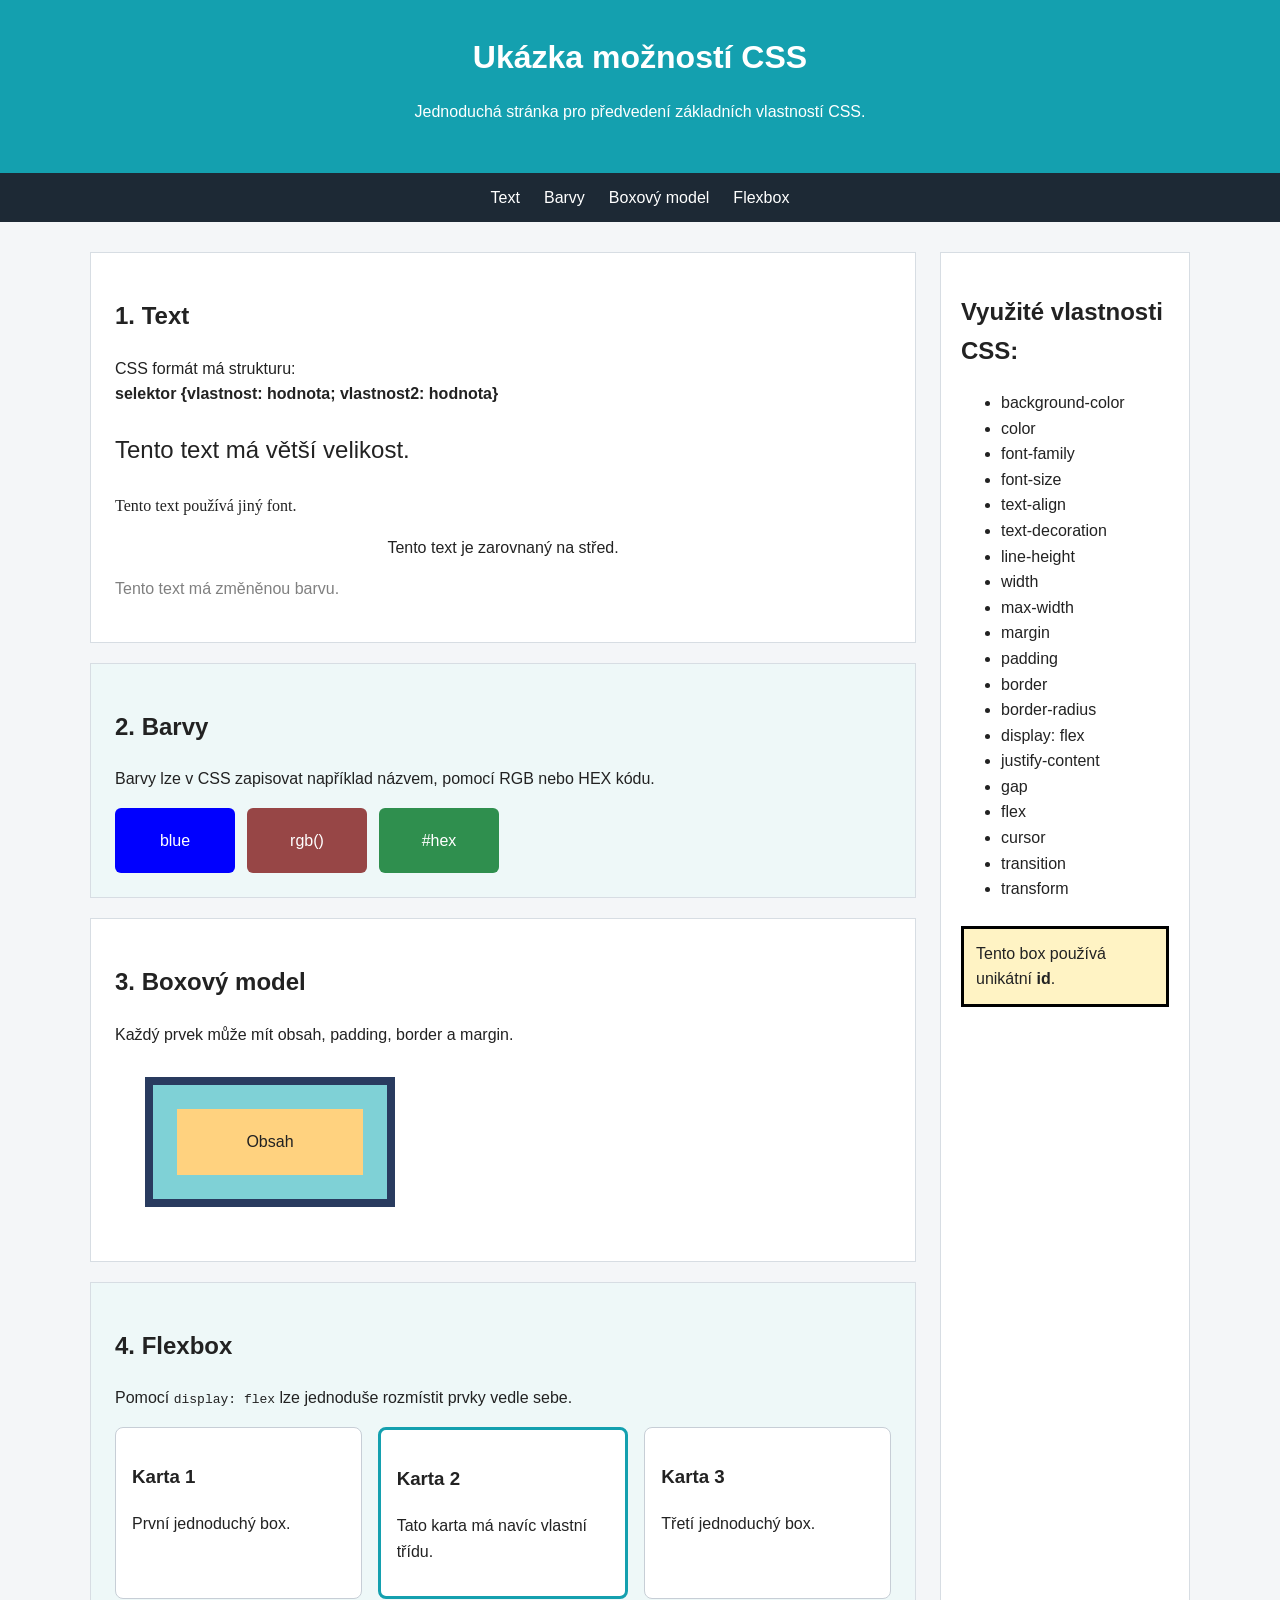
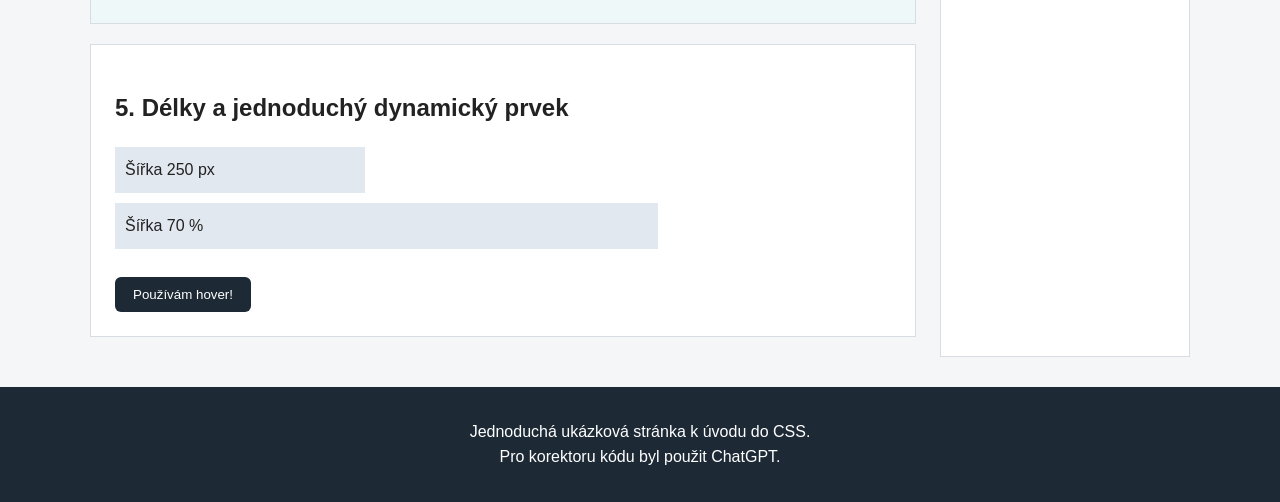
<file: 1. staticky_web/1.2 vyuziti_css/index.html>
<!doctype html>
<html lang="cs">
<head>
    <meta charset="utf-8">
    <meta name="viewport" content="width=device-width, initial-scale=1">
    <title>Ukázka CSS</title>
    <link rel="stylesheet" href="styles.css">
</head>
<body>

    <header class="site-header">
        <h1>Ukázka možností CSS</h1>
        <p>Jednoduchá stránka pro předvedení základních vlastností CSS.</p>
    </header>

    <nav class="navigation">
        <a href="#text">Text</a>
        <a href="#colors">Barvy</a>
        <a href="#box-model">Boxový model</a>
        <a href="#flexbox">Flexbox</a>
    </nav>

    <div class="page-layout">
        <main>
            <section id="text" class="section">
                <h2>1. Text</h2>
                <p>CSS formát má strukturu: <br><b> selektor   {vlastnost: hodnota; vlastnost2: hodnota}</b></p>
                <p class="large-text">Tento text má větší velikost.</p>
                <p class="different-font">Tento text používá jiný font.</p>
                <p class="centered-text">Tento text je zarovnaný na střed.</p>
                <p class="muted-text">Tento text má změněnou barvu.</p>
            </section>

            <section id="colors" class="section alternate">
                <h2>2. Barvy</h2>
                <p>Barvy lze v CSS zapisovat například názvem, pomocí RGB nebo HEX kódu.</p>

                <div class="color-row">
                    <div class="color-box color-name">blue</div>
                    <div class="color-box color-rgb">rgb()</div>
                    <div class="color-box color-hex">#hex</div>
                </div>
            </section>

            <section id="box-model" class="section">
                <h2>3. Boxový model</h2>
                <p>Každý prvek může mít obsah, padding, border a margin.</p>

                <div class="box-example">
                    <div class="box-content">Obsah</div>
                </div>
            </section>

            <section id="flexbox" class="section alternate">
                <h2>4. Flexbox</h2>
                <p>Pomocí <code>display: flex</code> lze jednoduše rozmístit prvky vedle sebe.</p>

                <div class="cards">
                    <article class="card">
                        <h3>Karta 1</h3>
                        <p>První jednoduchý box.</p>
                    </article>

                    <article class="card featured-card">
                        <h3>Karta 2</h3>
                        <p>Tato karta má navíc vlastní třídu.</p>
                    </article>

                    <article class="card">
                        <h3>Karta 3</h3>
                        <p>Třetí jednoduchý box.</p>
                    </article>
                </div>
            </section>

            <section class="section">
                <h2>5. Délky a jednoduchý dynamický prvek</h2>

                <div class="fixed-width">Šířka 250 px</div>
                <div class="relative-width">Šířka 70 %</div>

                <button class="demo-button">Používám hover!</button>
            </section>
        </main>

        <aside class="sidebar">
            <h2>Využité vlastnosti CSS:</h2>

            <ul>
                <li>background-color</li>
                <li>color</li>
                <li>font-family</li>
                <li>font-size</li>
                <li>text-align</li>
                <li>text-decoration</li>
                <li>line-height</li>
                <li>width</li>
                <li>max-width</li>
                <li>margin</li>
                <li>padding</li>
                <li>border</li>
                <li>border-radius</li>
                <li>display: flex</li>
                <li>justify-content</li>
                <li>gap</li>
                <li>flex</li>
                <li>cursor</li>
                <li>transition</li>
                <li>transform</li>
            </ul>

            <p id="unique-note">
                Tento box používá unikátní <strong>id</strong>.
            </p>
        </aside>
    </div>

    <footer class="site-footer">
        <p>Jednoduchá ukázková stránka k úvodu do CSS.<br> Pro korektoru kódu byl použit ChatGPT.</p>
    </footer>

</body>
</html>
</file>
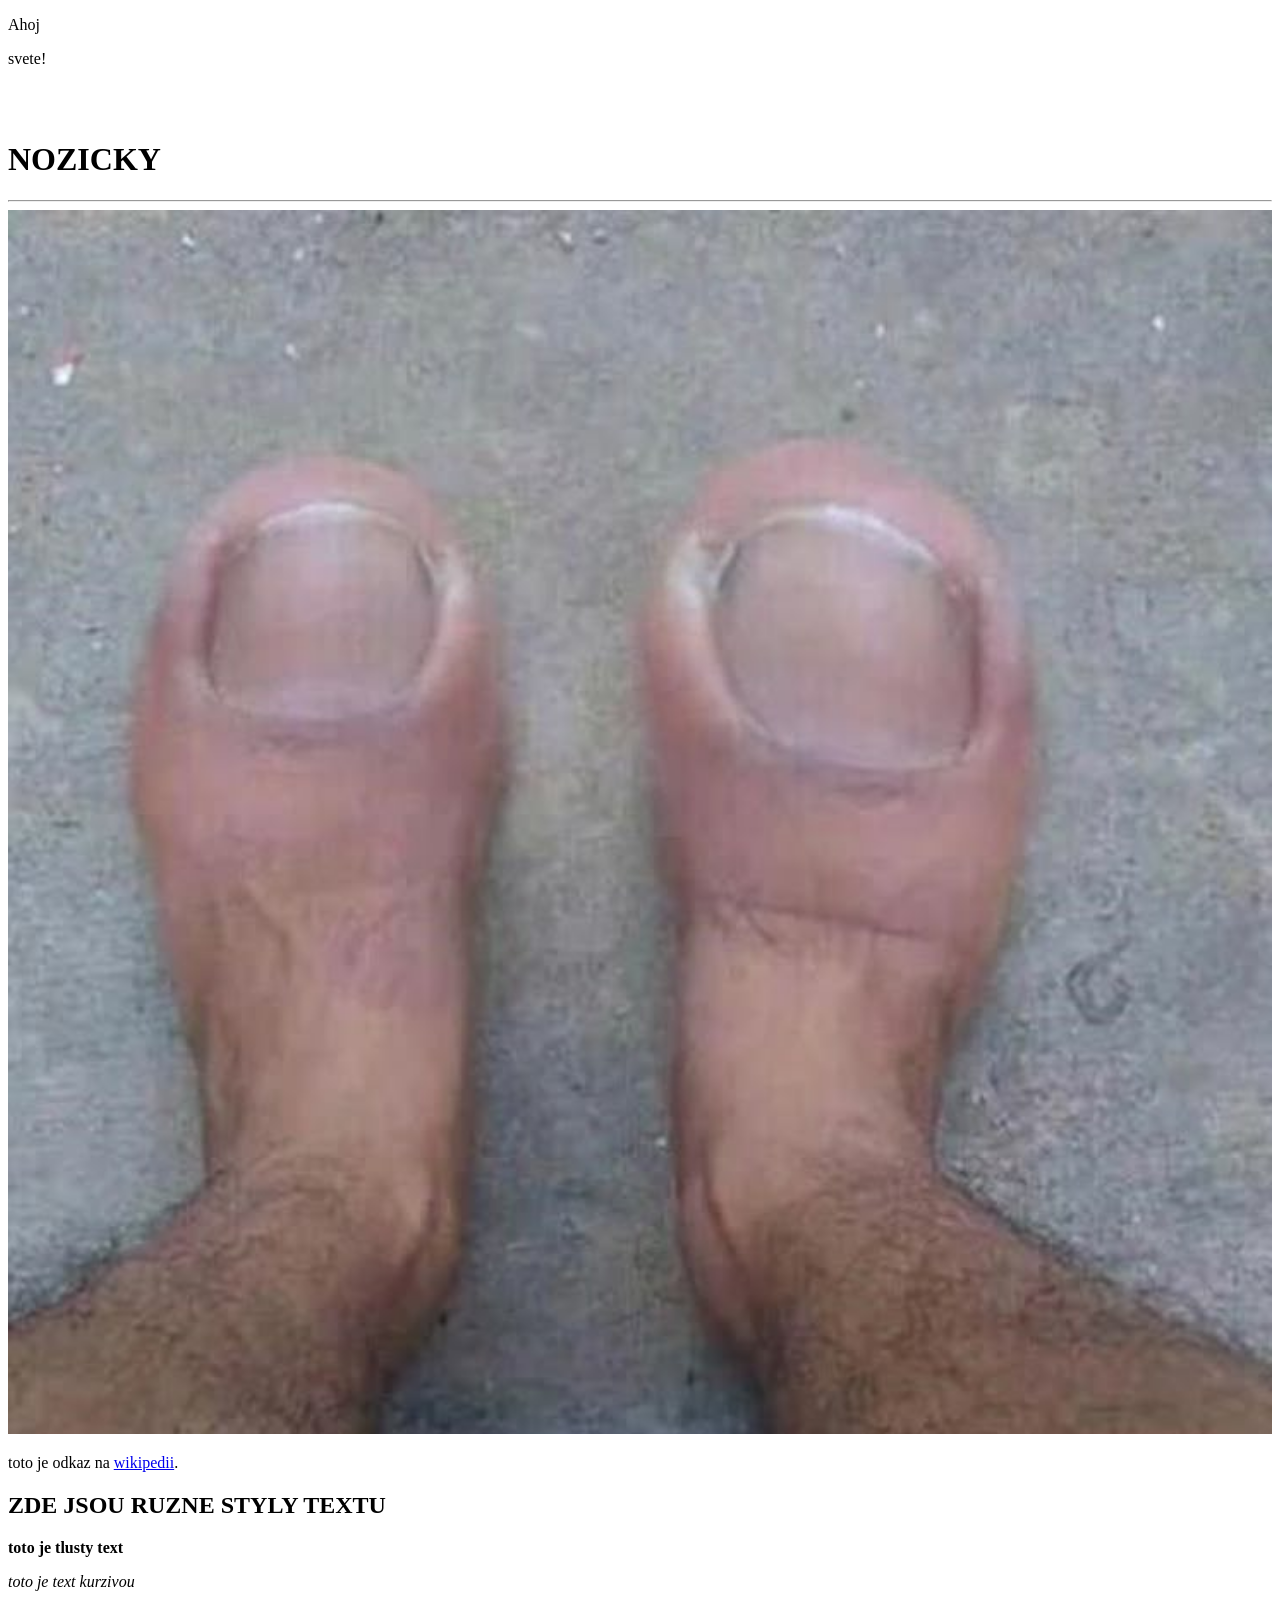
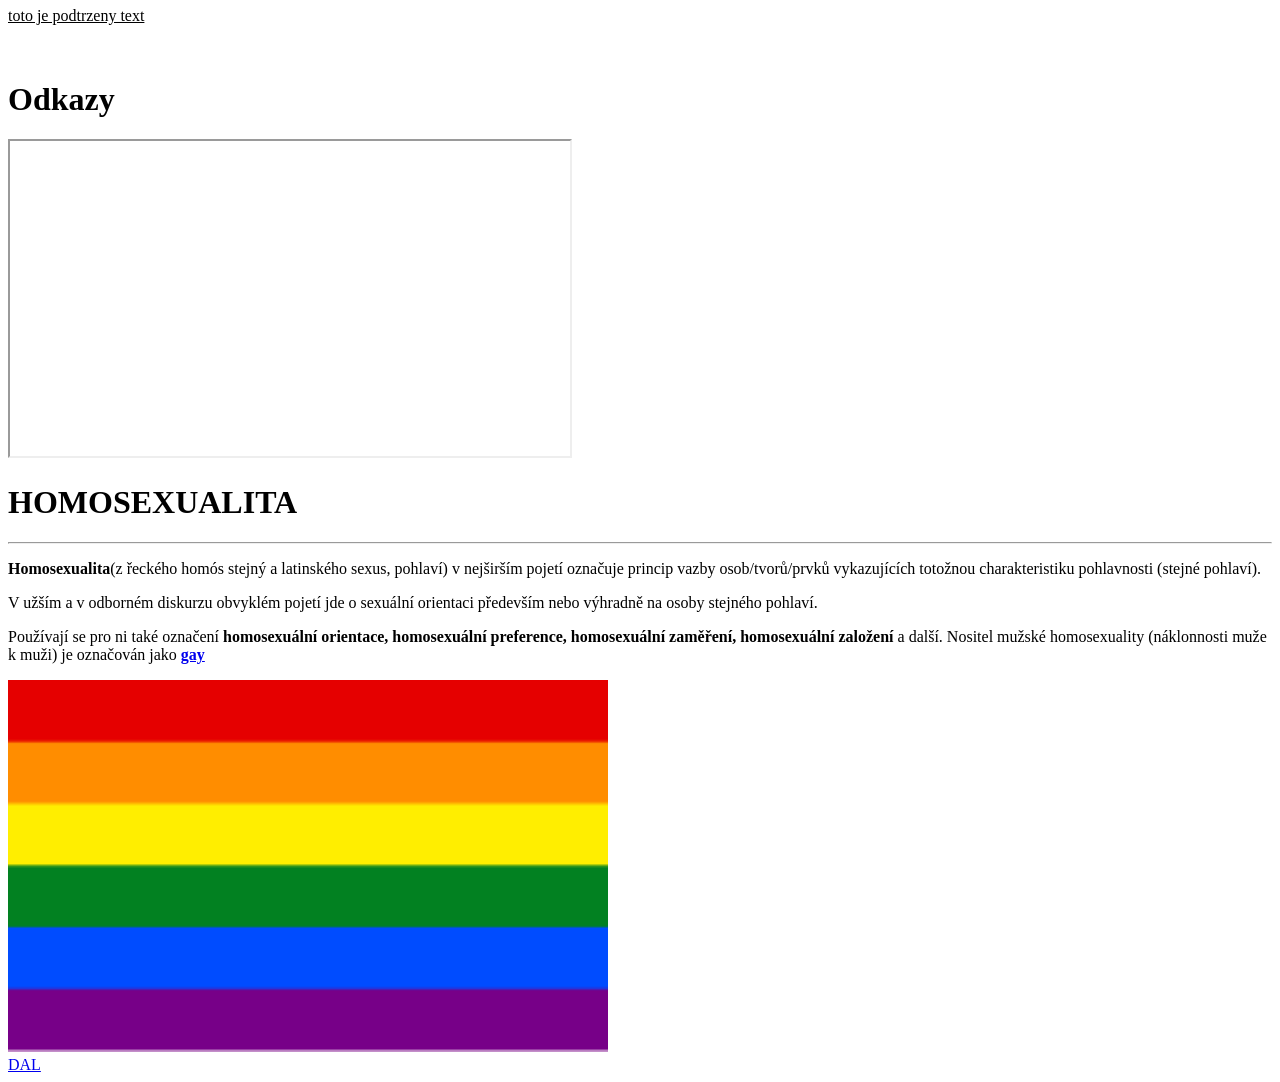
<file: mojeprojekty/prvniweb/index.html>
<!DOCTYPE html>
<html>
    <head>
        <title>Muj prvni web!</title>
    </head>
    <body>
    
        <p>Ahoj</p>
        <p>svete!</p>
        <br><br>
        <h1>NOZICKY</h1>
        <hr>
        <img src="ahoj1.jpg"alt="lidske nohy kde misto prstu je jeden velky palec" width="100%">
        <p>toto je odkaz na <a href="https://cs.wikipedia.org/wiki/Homosexualita">wikipedii</a>.
        </p>
        <h2>ZDE JSOU RUZNE STYLY TEXTU</h2>

<p><b>toto je tlusty text</b></p>
<p><i>toto je text kurzivou</i></p>
<p><u>toto je podtrzeny text</u></p>
<br>
<h1>Odkazy</h1>
        <iframe width="560" height="315" src="https://youtu.be/v-9YsbV1QuY">
        </iframe>

    <h1>HOMOSEXUALITA</h1>
    <hr>
    <p><b>Homosexualita</b>(z řeckého homós stejný a latinského sexus, pohlaví) v nejširším pojetí označuje princip vazby osob/tvorů/prvků vykazujících totožnou charakteristiku pohlavnosti (stejné pohlaví).
    <p>V užším a v odborném diskurzu obvyklém pojetí jde o sexuální orientaci především nebo výhradně na osoby stejného pohlaví.</p>
      Používají se pro ni také označení <b>homosexuální orientace, homosexuální preference, homosexuální zaměření, homosexuální založení</b> a další.
      Nositel mužské homosexuality (náklonnosti muže k muži) je označován jako <b><a href="https://cs.wikipedia.org/wiki/Gay">gay</a></b></p>
      <img src="lgbt.webp" alt="LBTQ vlajka" width="600px">
      <br>
<h><a href="index2.html">DAL</a></h>



    </body>
</html>
</file>
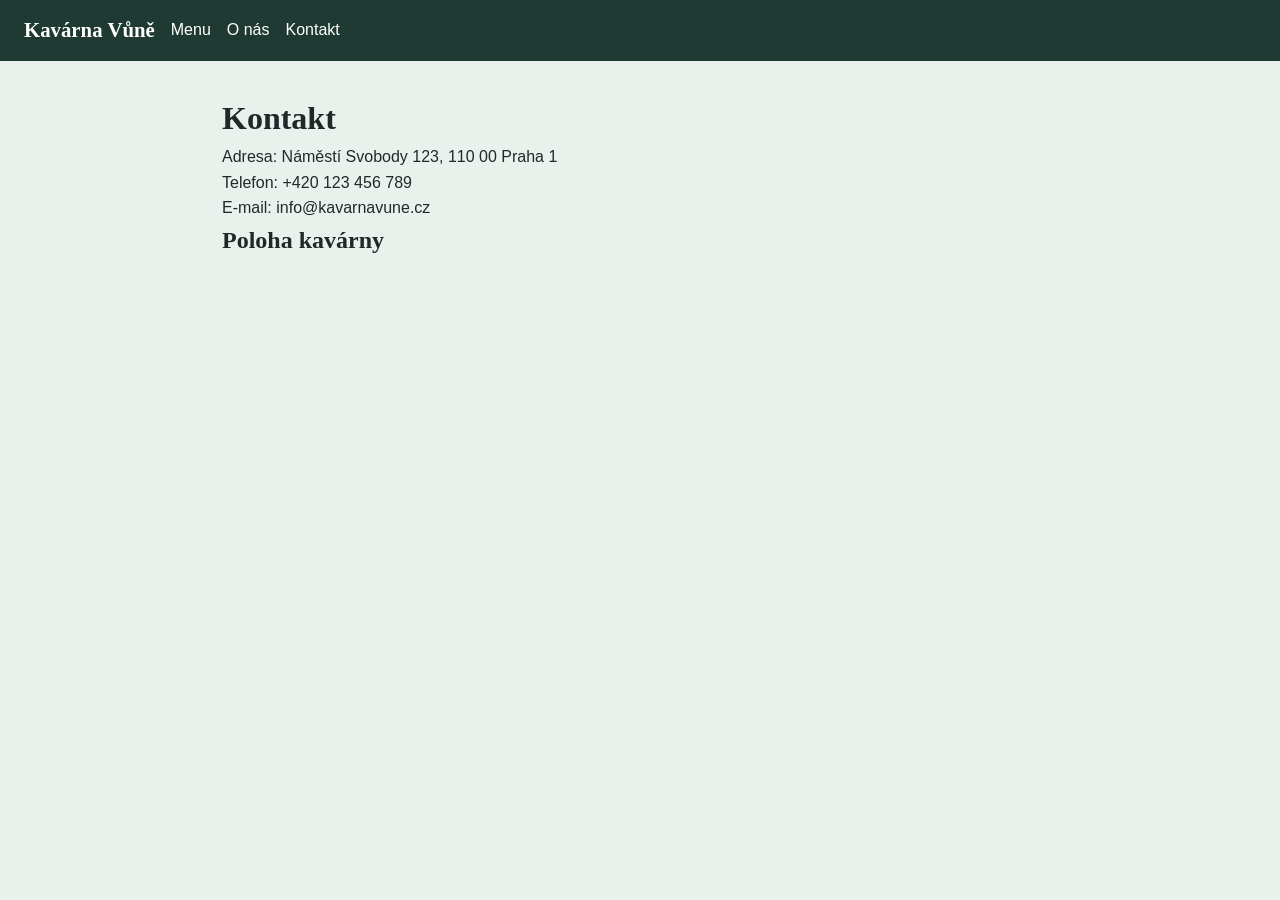
<file: Kavárna Vůňe/kontakt.html>
<!DOCTYPE html>
<html lang="cs">
<head>
    <meta charset="UTF-8">
    <title>Kavárna Vůně</title>
    <link rel="stylesheet" href="style.css">
<link rel="icon" href="favicon.svg" type="image/svg+xml">
</head>
<body>
    <nav>
        <a href="index.html" class="logo">Kavárna Vůně</a>
        <a href="menu.html">Menu</a>
        <a href="o-nas.html">O nás</a>
        <a href="kontakt.html" current-page>Kontakt</a>
    </nav>
    <div class="container">
        <h1>Kontakt</h1>
        <p>Adresa: Náměstí Svobody 123, 110 00 Praha 1</p>
        <p>Telefon: +420 123 456 789</p>
        <p>E-mail: info@kavarnavune.cz</p>
        <h2>Poloha kavárny</h2>
        <iframe src="https://www.google.com/maps/embed?pb=!1m14!1m12!1m3!1d1577.0!2d14.435634!3d50.086118!2m3!1f0!2f0!3f0!3m2!1i1024!2i768!4f13.1!5e0!3m2!1scs!2sjz!4vplacehold" width="100%" height="450" style="border:0;" allowfullscreen="" loading="lazy" referrerpolicy="no-referrer-when-downgrade"></iframe>
    </div>
</body>
</html>
</file>
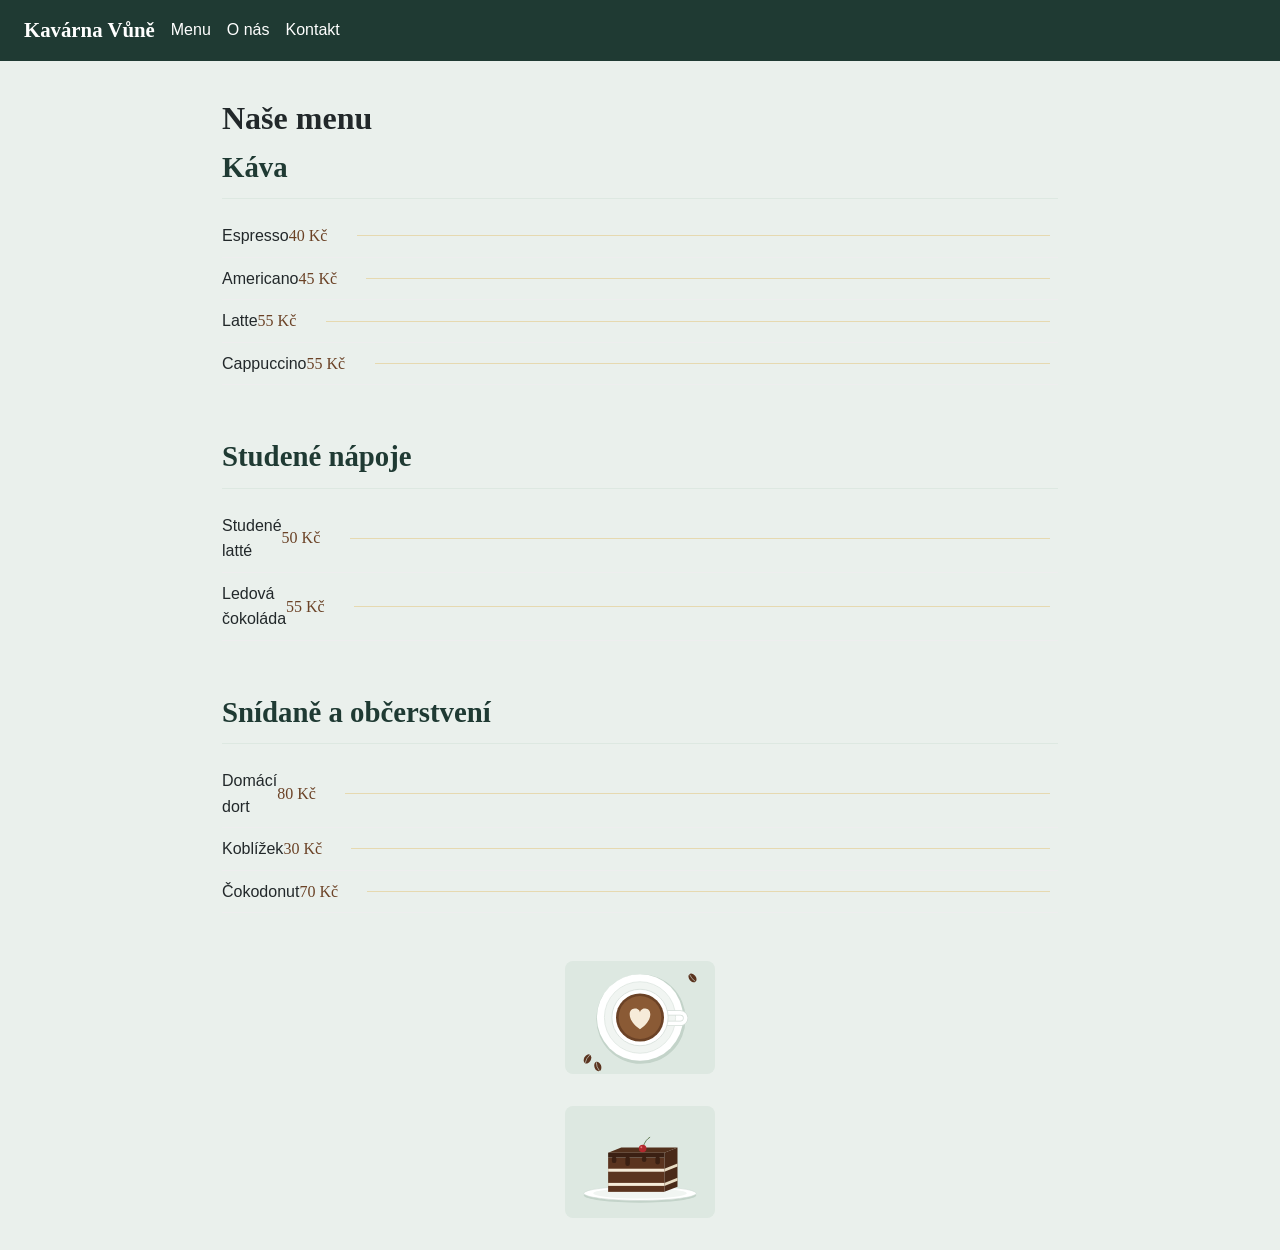
<file: Kavárna Vůňe/menu.html>
<!DOCTYPE html>
<html lang="cs">
<head>
    <meta charset="UTF-8">
    <title>Kavárna Vůně</title>
    <link rel="stylesheet" href="style.css">
<link rel="icon" href="favicon.svg" type="image/svg+xml">
</head>
<body>
    <nav>
        <a href="index.html" class="logo">Kavárna Vůně</a>
        <a href="menu.html" current-page>Menu</a>
        <a href="o-nas.html">O nás</a>
        <a href="kontakt.html">Kontakt</a>
    </nav>
    <div class="container">
        <h1>Naše menu</h1>
        <section class="menu-section">
            <h2>Káva</h2>
            <div class="menu-item">
                <span class="name">Espresso</span>
                <span class="price">40 Kč</span>
                <span class="divider"></span>
            </div>
            <div class="menu-item">
                <span class="name">Americano</span>
                <span class="price">45 Kč</span>
                <span class="divider"></span>
            </div>
            <div class="menu-item">
                <span class="name">Latte</span>
                <span class="price">55 Kč</span>
                <span class="divider"></span>
            </div>
            <div class="menu-item">
                <span class="name">Cappuccino</span>
                <span class="price">55 Kč</span>
                <span class="divider"></span>
            </div>
        </section>
        <section class="menu-section">
            <h2>Studené nápoje</h2>
            <div class="menu-item">
                <span class="name">Studené latté</span>
                <span class="price">50 Kč</span>
                <span class="divider"></span>
            </div>
            <div class="menu-item">
                <span class="name">Ledová čokoláda</span>
                <span class="price">55 Kč</span>
                <span class="divider"></span>
            </div>
        </section>
        <section class="menu-section">
            <h2>Snídaně a občerstvení</h2>
            <div class="menu-item">
                <span class="name">Domácí dort</span>
                <span class="price">80 Kč</span>
                <span class="divider"></span>
            </div>
            <div class="menu-item">
                <span class="name">Koblížek</span>
                <span class="price">30 Kč</span>
                <span class="divider"></span>
            </div>
            <div class="menu-item">
                <span class="name">Čokodonut</span>
                <span class="price">70 Kč</span>
                <span class="divider"></span>
            </div>
        </section>
        <img src="img/kava.svg" alt="Obrázek kávy" loading="lazy" width="150" style="display: block; margin: 2rem auto 0; max-width: 100%; border-radius: 8px;">
        <img src="img/dort.svg" alt="Obrázek dortu" loading="lazy" width="150" style="display: block; margin: 2rem auto 0; max-width: 100%; border-radius: 8px;">
    </div>
</body>
</html>
</file>
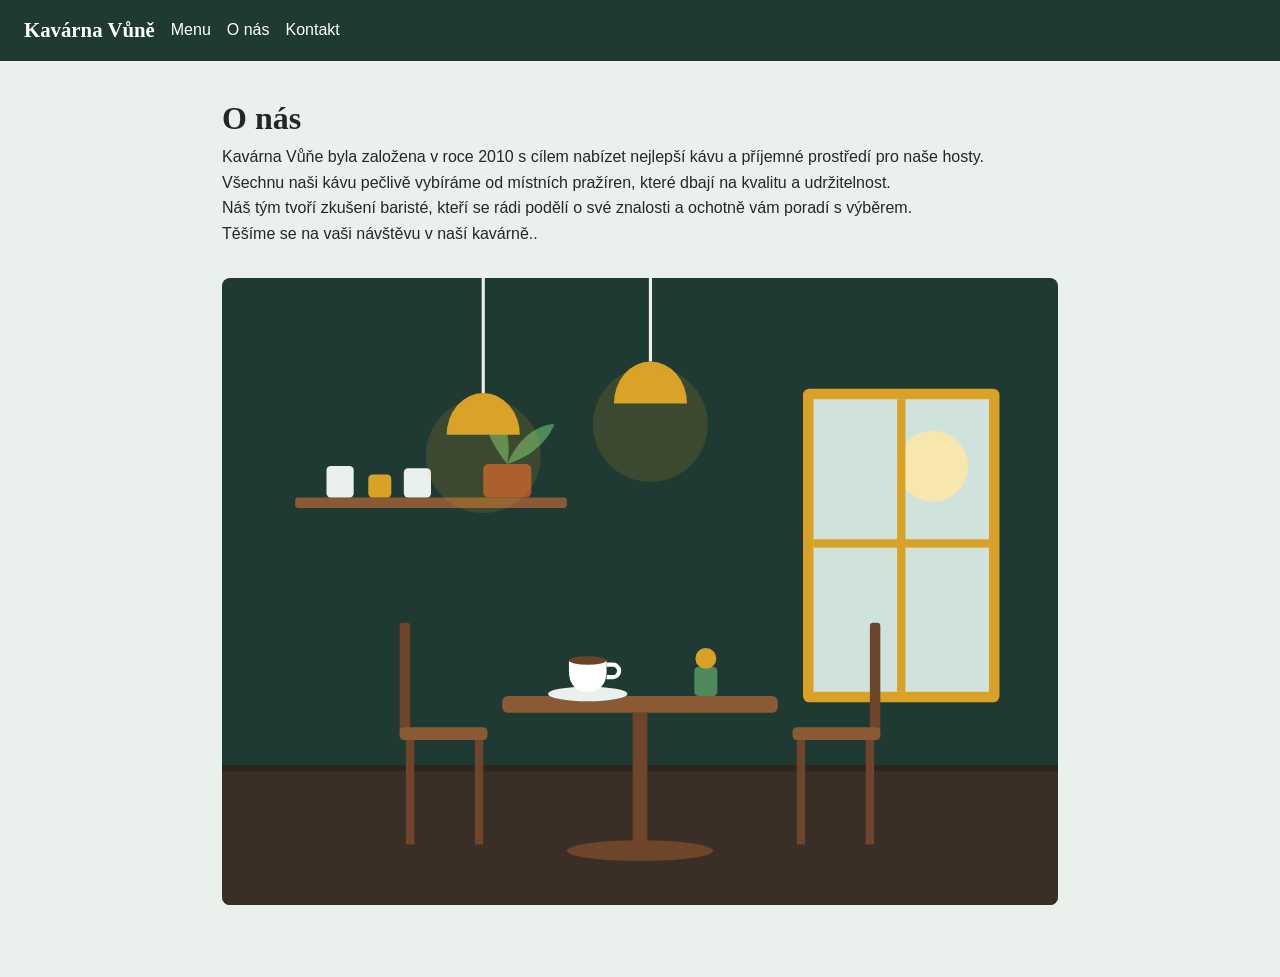
<file: Kavárna Vůňe/o-nas.html>
<!DOCTYPE html>
<html lang="cs">
<head>
    <meta charset="UTF-8">
    <title>Kavárna Vůně</title>
    <link rel="stylesheet" href="style.css">
<link rel="icon" href="favicon.svg" type="image/svg+xml">
</head>
<body>
    <nav>
        <a href="index.html" class="logo">Kavárna Vůně</a>
        <a href="menu.html">Menu</a>
        <a href="o-nas.html" current-page>O nás</a>
        <a href="kontakt.html">Kontakt</a>
    </nav>
    <div class="container">
        <h1>O nás</h1>
        <p>Kavárna Vůňe byla založena v roce 2010 s cílem nabízet nejlepší kávu a příjemné prostředí pro naše hosty.</p>
        <p>Všechnu naši kávu pečlivě vybíráme od místních pražíren, které dbají na kvalitu a udržitelnost.</p>
        <p>Náš tým tvoří zkušení baristé, kteří se rádi podělí o své znalosti a ochotně vám poradí s výběrem.</p>
        <p>Těšíme se na vaši návštěvu v naší kavárně..</p>
        <img src="img/interier.svg" alt="Interiérové zařízení kavárny" loading="lazy" style="max-width: 100%; height: auto; border-radius: 8px; margin: 2rem 0;">
    </div>
</body>
</html>
</file>
<file: 1. staticky_web/1.2 vyuziti_css/styles.css>
/* -------------------------------------------------
   ZÁKLAD STRÁNKY
   ------------------------------------------------- */

* {
    box-sizing: border-box;
}

body {
    margin: 0;
    font-family: Arial, sans-serif;
    color: #222;
    background-color: #f4f6f8;
    line-height: 1.6;
}

.site-header {
    background-color: rgb(20, 160, 175);
    color: white;
    text-align: center;
    padding: 32px 20px;
}

.site-header h1 {
    margin: 0;
}

.navigation {
    display: flex;
    justify-content: center;
    gap: 24px;

    background-color: #1d2935;
    padding: 12px;
}

.navigation a {
    color: white;
    text-decoration: none;
}

.navigation a:hover {
    text-decoration: underline;
}


/* -------------------------------------------------
   ROZLOŽENÍ
   ------------------------------------------------- */

.page-layout {
    display: flex;
    gap: 24px;

    width: 90%;
    max-width: 1100px;
    margin: 30px auto;
}

main {
    flex: 1;
}

.sidebar {
    width: 250px;
    background-color: white;
    border: 1px solid #d7dde3;
    padding: 20px;
}


/* -------------------------------------------------
   SEKCE
   ------------------------------------------------- */

.section {
    background-color: white;
    padding: 24px;
    margin-bottom: 20px;
    border: 1px solid #d7dde3;
}

.alternate {
    background-color: #eef8f8;
}


/* -------------------------------------------------
   TEXT
   ------------------------------------------------- */

.large-text {
    font-size: 24px;
}

.different-font {
    font-family: Georgia, serif;
}

.centered-text {
    text-align: center;
}

.muted-text {
    color: gray;
}


/* -------------------------------------------------
   BARVY
   ------------------------------------------------- */

.color-row {
    display: flex;
    gap: 12px;
    flex-wrap: wrap;
}

.color-box {
    width: 120px;
    padding: 20px 10px;
    color: white;
    text-align: center;
    border-radius: 6px;
}

.color-name {
    background-color: blue;
}

.color-rgb {
    background-color: rgb(151, 70, 70);
}

.color-hex {
    background-color: #2f8f4e;
}


/* -------------------------------------------------
   BOXOVÝ MODEL
   ------------------------------------------------- */

.box-example {
    width: 250px;

    margin: 30px;
    border: 8px solid #293b5f;
    padding: 24px;

    background-color: #7fd1d6;
}

.box-content {
    background-color: #ffd27f;
    padding: 20px;
    text-align: center;
}


/* -------------------------------------------------
   FLEXBOX A TŘÍDY
   ------------------------------------------------- */

.cards {
    display: flex;
    justify-content: space-between;
    gap: 16px;
}

.card {
    flex: 1;
    min-width: 150px;

    background-color: white;
    border: 1px solid #c7ced6;
    padding: 16px;
    border-radius: 8px;
}

.featured-card {
    border: 3px solid #14a0af;
}


/* -------------------------------------------------
   DÉLKY A HOVER
   ------------------------------------------------- */

.fixed-width,
.relative-width {
    background-color: #e2e8ef;
    margin: 10px 0;
    padding: 10px;
}

.fixed-width {
    width: 250px;
}

.relative-width {
    width: 70%;
}

.demo-button {
    margin-top: 18px;
    padding: 10px 18px;
    border: 0;
    border-radius: 6px;

    background-color: #1d2935;
    color: white;
    cursor: pointer;

    transition: transform 0.2s;
}

.demo-button:hover {
    transform: scale(1.08);
}


/* -------------------------------------------------
   ID – UNIKÁTNÍ PRVEK
   ------------------------------------------------- */

#unique-note {
    margin-top: 24px;
    padding: 12px;
    border: 3px solid black;
    background-color: #fff3c4;
}


/* -------------------------------------------------
   FOOTER
   ------------------------------------------------- */

.site-footer {
    background-color: #1d2935;
    color: white;
    text-align: center;
    padding: 16px;
}


/* -------------------------------------------------
   JEDNODUCHÁ RESPONSIVITA
   ------------------------------------------------- */

@media (max-width: 750px) {
    .page-layout {
        flex-direction: column;
    }

    .sidebar {
        width: auto;
    }

    .cards {
        flex-direction: column;
    }

    .navigation {
        flex-wrap: wrap;
    }
}
</file>
<file: Kavárna Vůňe/style.css>
:root {
  --nav-color: #1F3A33;
  --bg-light: #EAF0EC;
  --bg-section: #DDE8E1;
  --accent-saffron: #D9A227;
  --accent-coffee: #6B4226;
  --text-color: #22282A;
}

* { box-sizing: border-box; margin: 0; padding: 0; }
body {
  font-family: "Segoe UI", Tahoma, Arial, sans-serif;
  line-height: 1.6;
  background: var(--bg-light);
  color: var(--text-color);
  margin: 0;
  padding: 0;
}
h1, h2, h3, h4, h5, h6 {
  font-family: Georgia, serif;
  margin-top: 0;
}
nav {
  background: var(--nav-color);
  color: #fff;
  padding: 0.8rem 1.5rem;
  position: sticky;
  top: 0;
  z-index: 100;
  display: flex;
  align-items: center;
  gap: 1rem;
}
nav .logo {
  color: #fff;
  text-decoration: none;
  font-size: 1.3rem;
  font-weight: bold;
  font-family: Georgia, serif;
}
nav a {
  color: #fff;
  text-decoration: none;
  font-size: 1rem;
  position: relative;
  padding-bottom: 2px;
}
nav a::after {
  content: "";
  position: absolute;
  bottom: 0;
  left: 0;
  width: 100%;
  height: 2px;
  background: transparent;
  transition: background 0.3s;
}
nav a:hover::after,
nav a:focus-visible::after {
  background: var(--accent-saffron);
}
nav a.current-page::after {
  background: var(--accent-saffron);
  width: 100%;
}
.container {
  max-width: 900px;
  margin: auto;
  padding: 2rem;
}
.hero {
  background: url('../img/hero.svg') center/cover no-repeat;
  height: 400px;
  display: flex;
  align-items: center;
  justify-content: center;
  position: relative;
}
.hero::after {
  content: "";
  position: absolute;
  inset: 0;
  background: rgba(0, 0, 0, 0.4);
}
.hero .content {
  position: relative;
  z-index: 1;
  text-align: center;
  color: #fff;
}
.hero h1 {
  font-size: 2.5rem;
  margin-bottom: 0.5rem;
}
.hero p {
  font-size: 1.2rem;
  margin-bottom: 1.5rem;
}
.hero .btn {
  display: inline-block;
  background: var(--accent-saffron);
  color: var(--nav-color);
  padding: 0.6rem 1.2rem;
  text-decoration: none;
  border-radius: 4px;
  font-weight: bold;
}
.hero .btn:hover {
  background: #e8a81a;
}

.menu-section {
  margin-bottom: 3rem;
}
.menu-section h2 {
  color: var(--nav-color);
  font-size: 1.8rem;
  margin-bottom: 1rem;
  padding-bottom: 0.5rem;
  border-bottom: 1px solid var(--bg-section);
}
.menu-item {
  display: flex;
  justify-content: space-between;
  align-items: center;
  padding: 0.5rem 0;
  border-bottom: 1px solid #eee;
}
.menu-item .name {
  flex: 1;
}
.menu-item .price {
  color: var(--accent-coffee);
  font-family: Georgia, serif;
  min-width: 60px;
}
.menu-item .divider {
  width: 100%;
  height: 1px;
  background: var(--accent-saffron);
  opacity: 0.3;
  margin: 0 0.5rem;
}

.o-nas .text {
  margin-bottom: 1.5rem;
}
.o-nas .text:last-child {
  margin-bottom: 0;
}
.o-nas .list {
  margin: 1rem 0;
  padding-left: 1.5rem;
}
.o-nas .list li {
  margin-bottom: 0.5rem;
}
.o-nas img {
  max-width: 100%;
  height: auto;
  border-radius: 8px;
  margin-top: 1rem;
  float: right;
  margin-left: 1.5rem;
}
.o-nas img.left {
  float: left;
  margin-right: 1.5rem;
}

.contact-item {
  margin-bottom: 1rem;
}
.contact-item strong {
  color: var(--nav-color);
}

footer {
  background: var(--nav-color);
  color: #fff;
  text-align: center;
  padding: 1.5rem;
  margin-top: 3rem;
}
footer a {
  color: #fff;
  text-decoration: underline;
}

@media (max-width: 600px) {
  .nav-links { display: none; }
  .hero { height: 250px; }
  .hero h1 { font-size: 1.8rem; }
  .menu-item { flex-direction: column; align-items: flex-start; gap: 0.5rem; }
  .menu-item .price { order: -1; min-width: auto; }
  .menu-item .divider { display: none; }
  .o-nas img { float: none; margin: 1rem auto 0; }
  footer { font-size: 0.9rem; }
}
</file>
